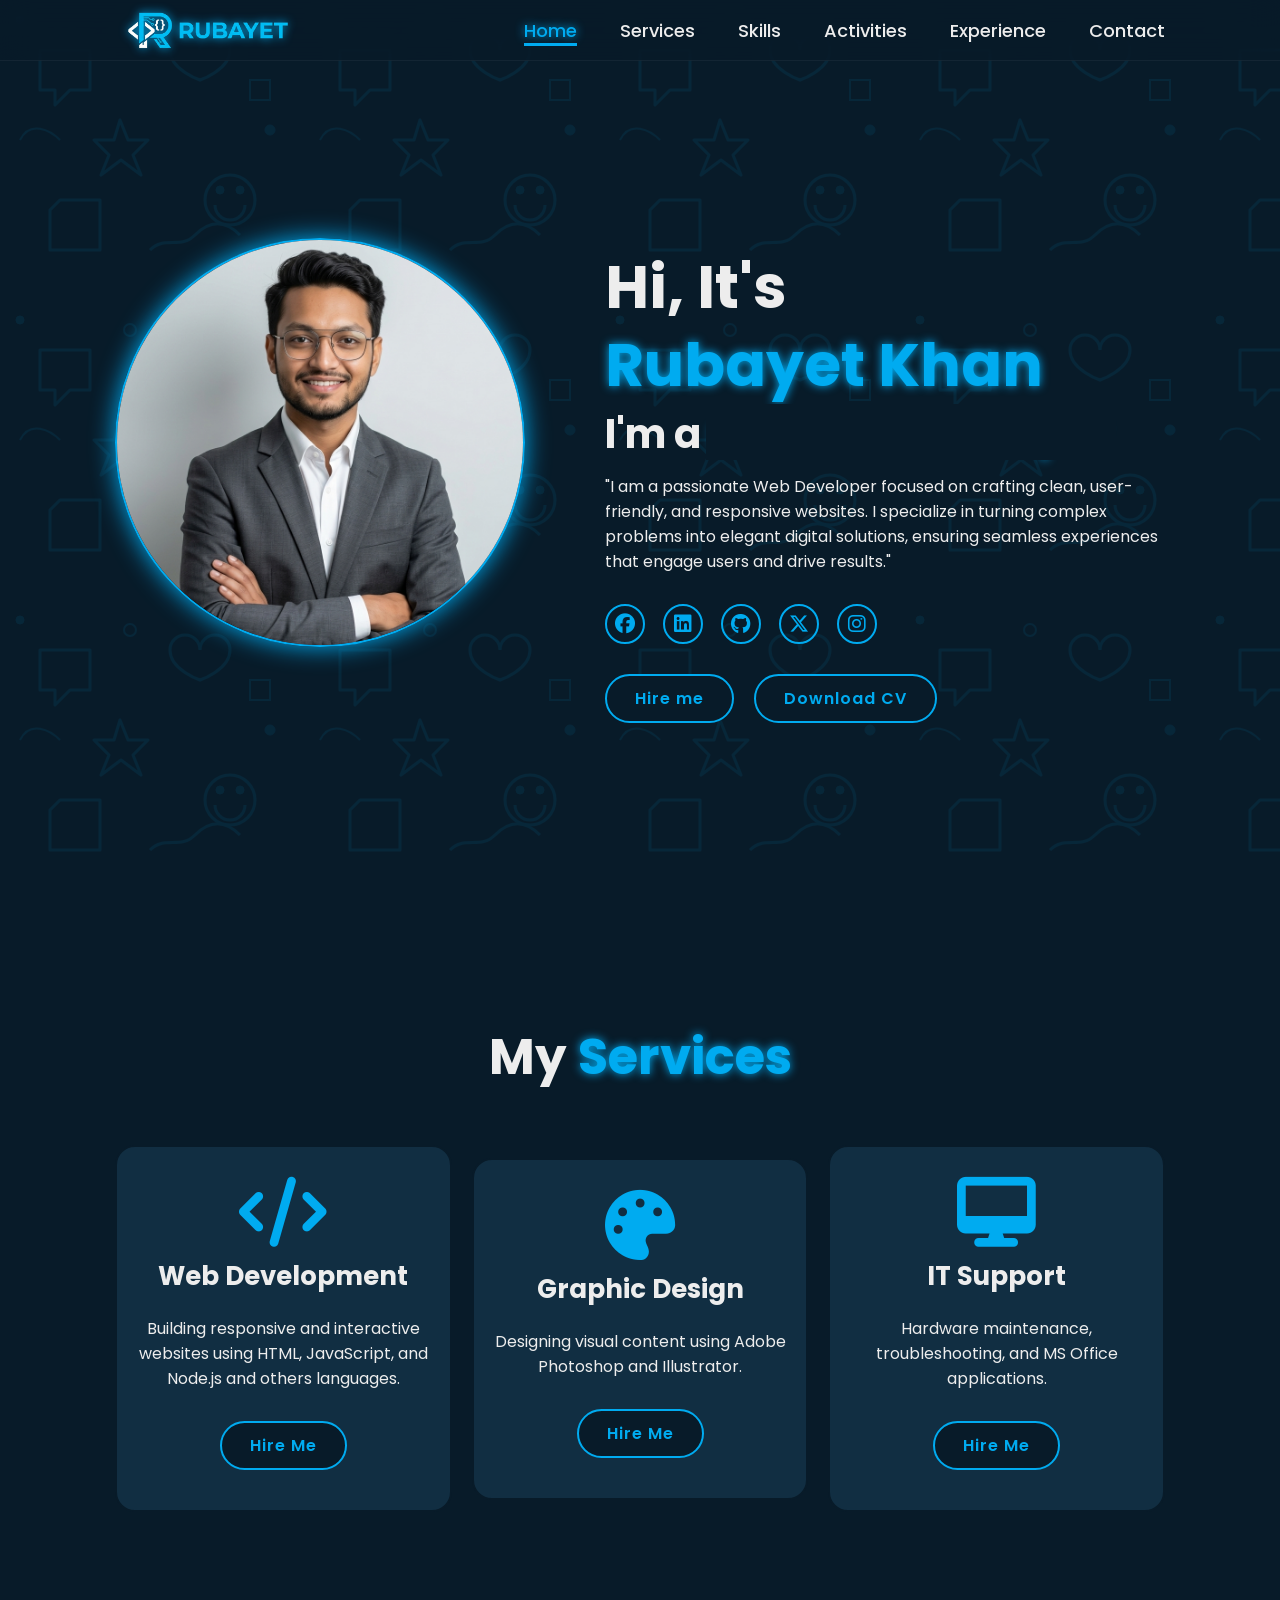
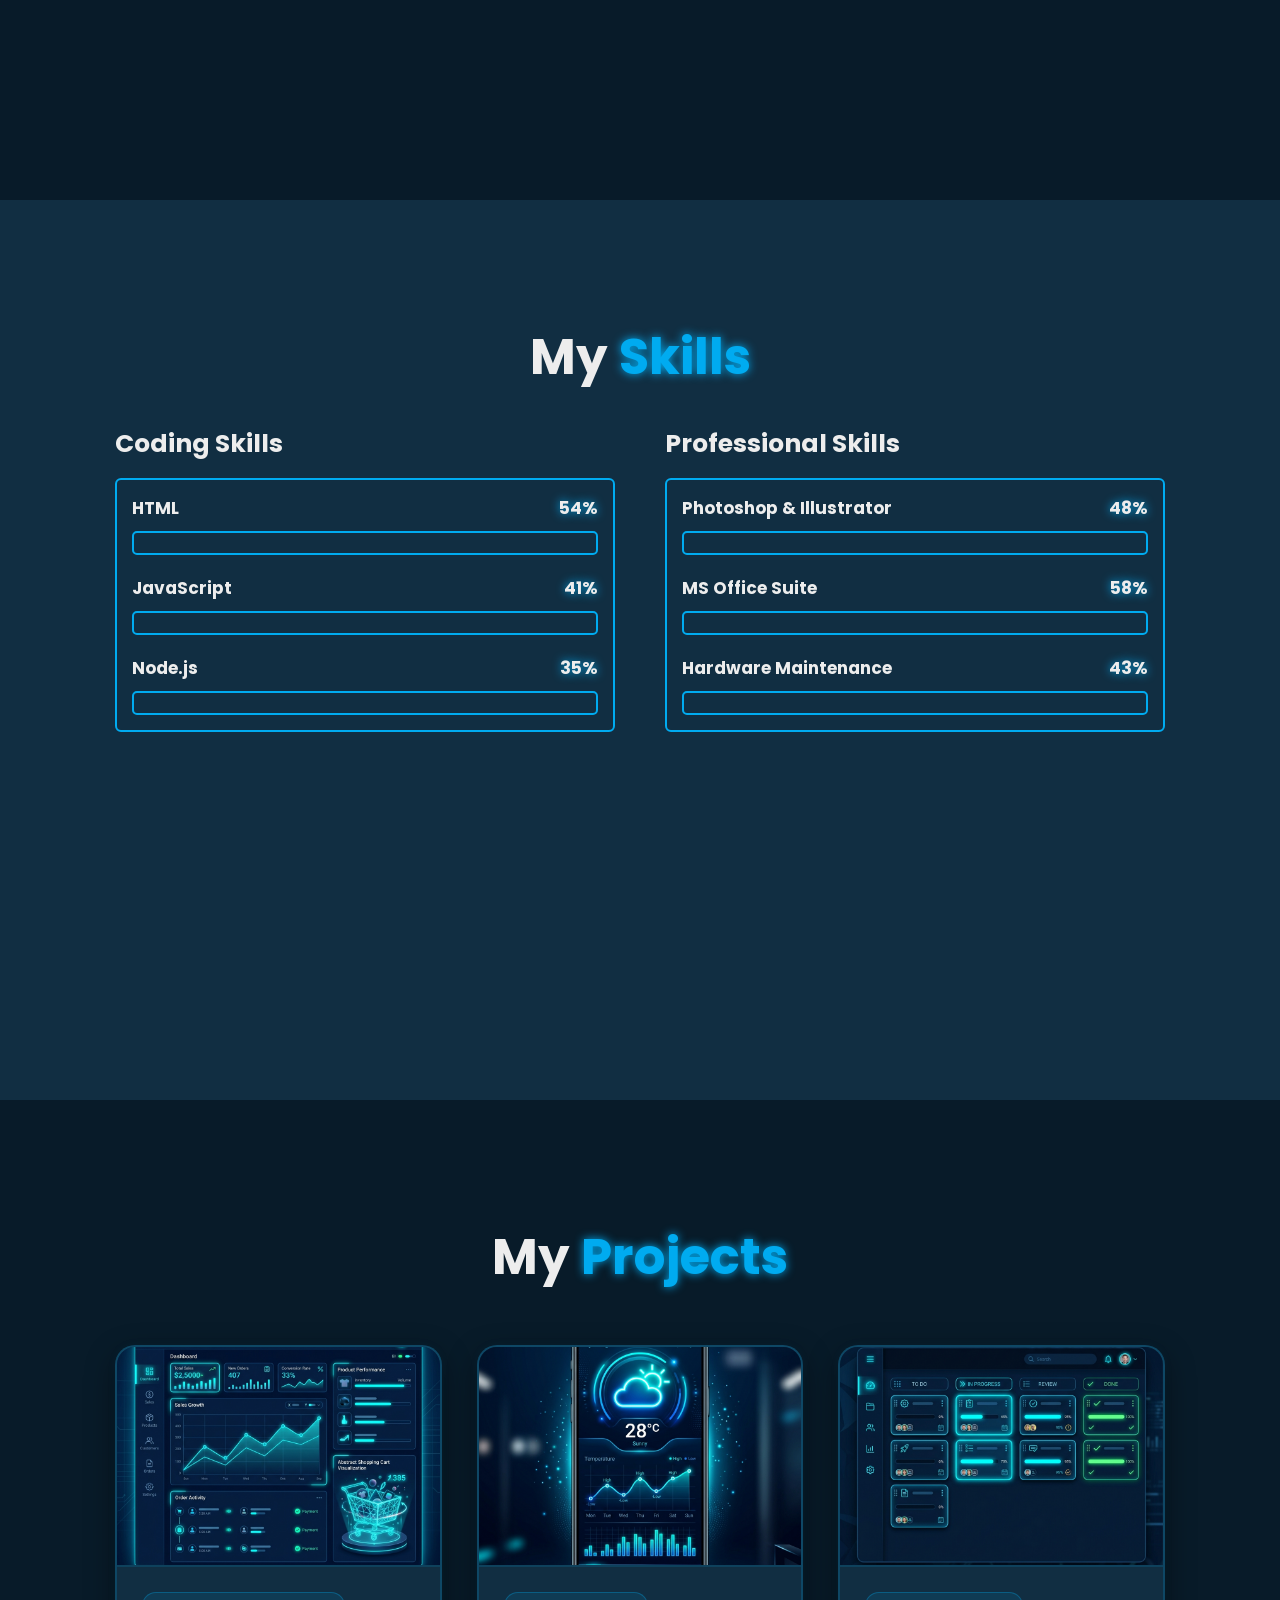
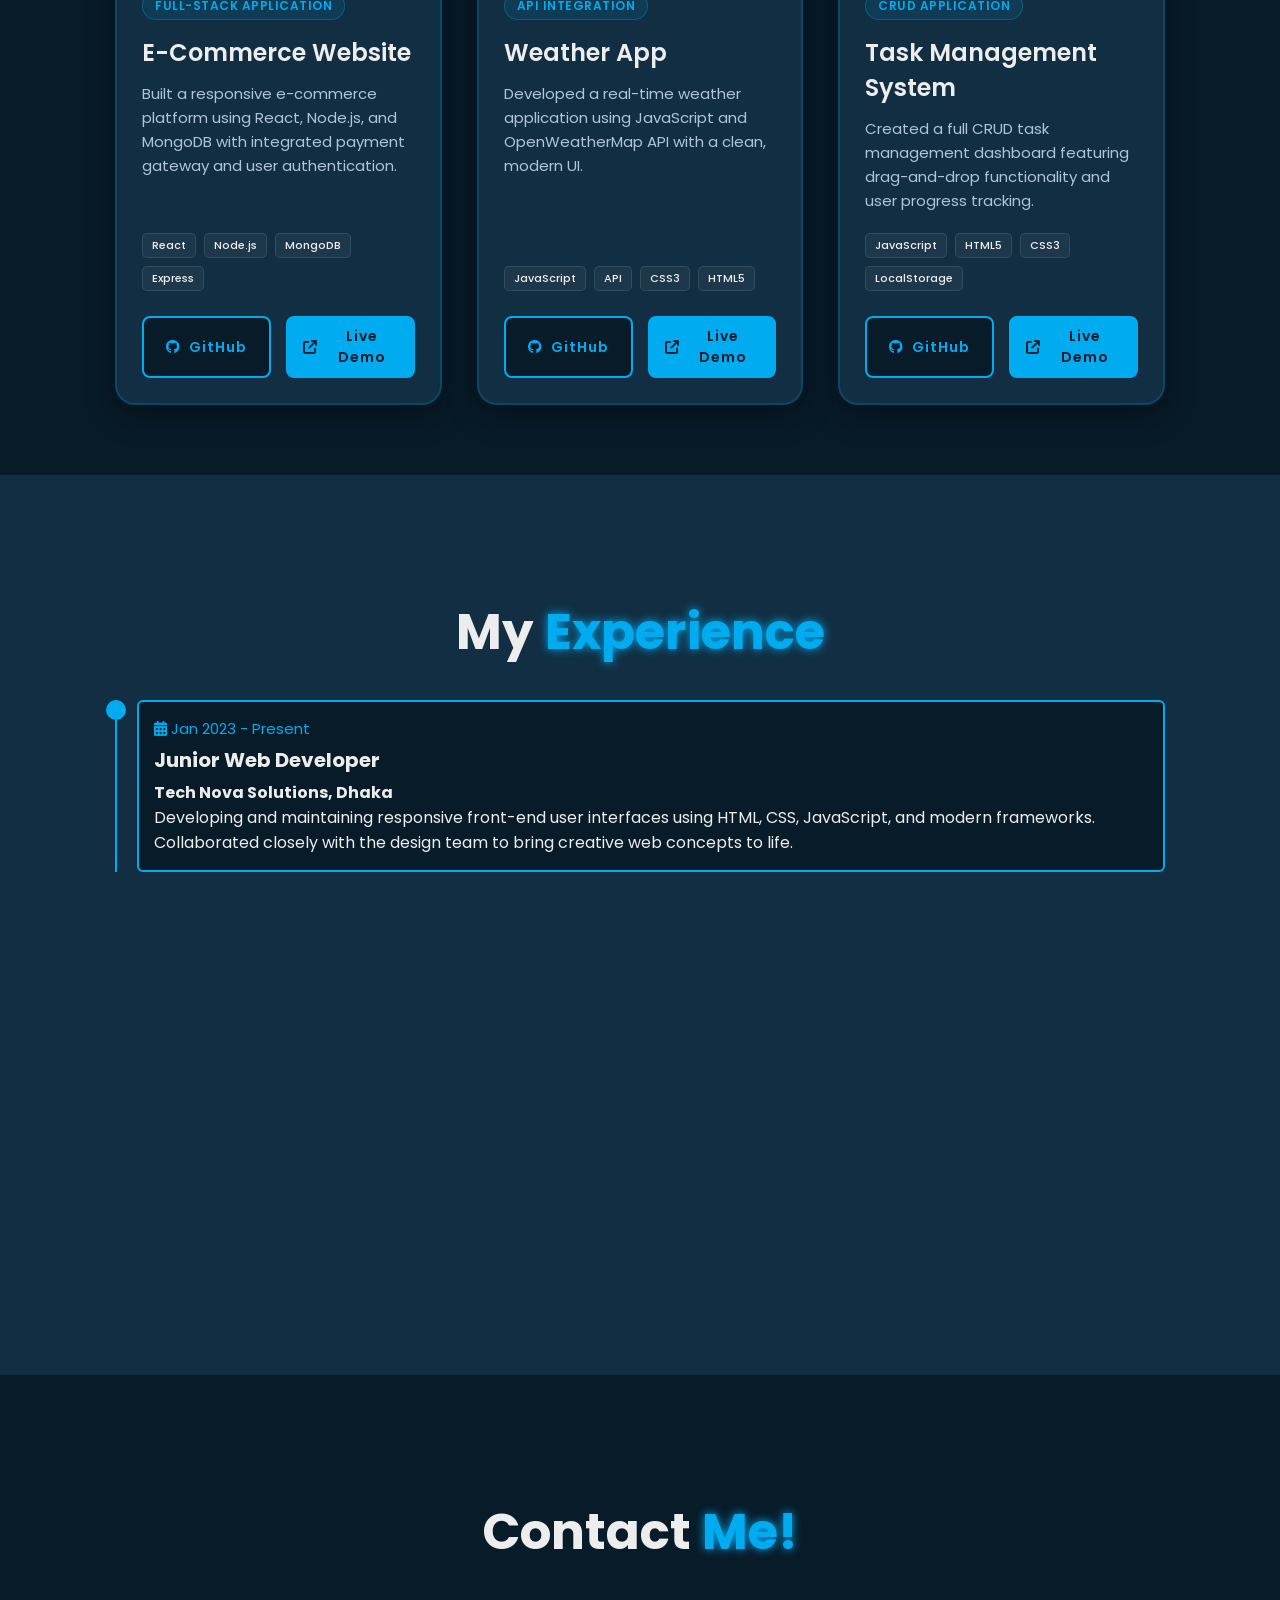
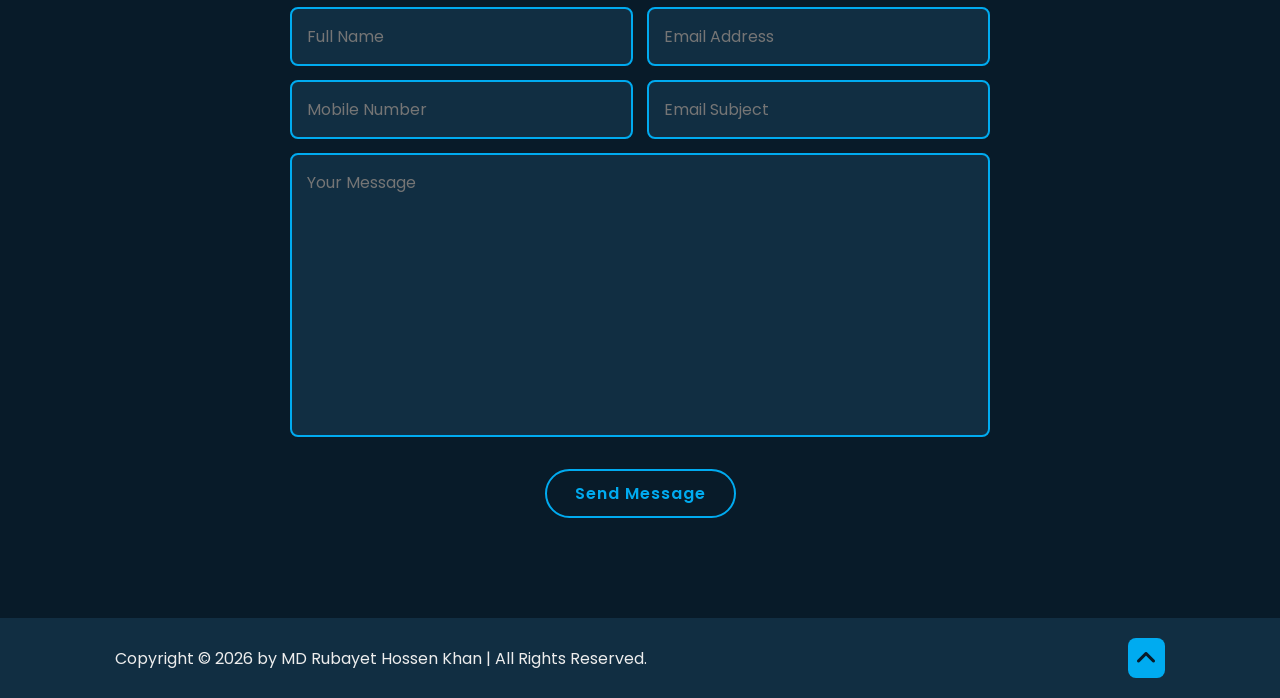
<file: index.html>
<!DOCTYPE html>
<html lang="en">

<head>
    <meta charset="UTF-8">
    <meta name="viewport" content="width=device-width, initial-scale=1.0">
    <link rel="stylesheet" href="https://cdnjs.cloudflare.com/ajax/libs/font-awesome/6.5.2/css/all.min.css">
    <link rel="stylesheet" href="style.css">
    <link rel="icon" type="image/png" href="Mini Logo image.png">
    <title>Portfolio Website</title>
</head>

<body>
    <header>
        <a href="#" class="logo"><img src="Logo image.png" alt="Rubayet"></a>

        <nav>
            <a href="#home" class="active"> Home</a>
            <a href="#services">Services</a>
            <a href="#skills">Skills</a>
            <a href="Others-Activities/index.html">Activities</a>
            <a href="#experience">Experience</a>
            <a href="#contact">Contact</a>
        </nav>
    </header>
    <section class="home" id="home">
        <div class="home-img">
            <img src="main.PNG" alt="Rubayet Khan">
        </div>
        <div class="home-content">
            <h1>Hi, It's <br><span>Rubayet Khan</span></h1>
            <h3 class="typing-text">I'm a <span></span></h3>
            <p>"I am a passionate Web Developer focused on crafting clean, user-friendly, and responsive websites. I
                specialize in turning complex problems into elegant digital solutions, ensuring seamless experiences
                that engage users and drive results."</p>
            <div class="social-icons">
                <a href="https://www.facebook.com/mdrubayetkhan.khan.5" target="_blank"><i
                        class="fa-brands fa-facebook"></i></a>
                <a href="https://www.linkedin.com/in/rubayet-khan-7339552a4" target="_blank"><i
                        class="fa-brands fa-linkedin"></i></a>
                <a href="https://github.com/rubayet9" target="_blank"><i class="fa-brands fa-github"></i></a>
                <a href="#"><i class="fa-brands fa-x-twitter"></i></a>
                <a href="https://www.instagram.com/mdrubayetkhan.khan.5/" target="_blank"><i
                        class="fa-brands fa-instagram"></i></a>
            </div>
            <div class="btn-box">
                <a href="#contact" class="btn">Hire me</a>
                <a href="Rubayet Khan cv n.pdf" download class="btn">Download CV</a>
            </div>
        </div>
    </section>

    <section class="services" id="services">
        <h2 class="heading">My <span>Services</span></h2>
        <div class="services-container">
            <div class="service-box">
                <i class="fa-solid fa-code"></i>
                <h3>Web Development</h3>
                <p>Building responsive and interactive websites using HTML, JavaScript, and Node.js and others
                    languages.</p>
                <a href="#contact" class="btn">Hire Me</a>
            </div>
            <div class="service-box">
                <i class="fa-solid fa-palette"></i>
                <h3>Graphic Design</h3>
                <p>Designing visual content using Adobe Photoshop and Illustrator.</p>
                <a href="#contact" class="btn">Hire Me</a>
            </div>
            <div class="service-box">
                <i class="fa-solid fa-desktop"></i>
                <h3>IT Support</h3>
                <p>Hardware maintenance, troubleshooting, and MS Office applications.</p>
                <a href="#contact" class="btn">Hire Me</a>
            </div>
        </div>
    </section>

    <section class="skills" id="skills">
        <h2 class="heading">My <span>Skills</span></h2>
        <div class="skills-row">
            <div class="skills-column">
                <h3 class="title">Coding Skills</h3>
                <div class="skills-box">
                    <div class="skills-content">
                        <div class="progress">
                            <h3>HTML <span data-percent="90">0%</span></h3>
                            <div class="bar"><span></span></div>
                        </div>
                        <div class="progress">
                            <h3>JavaScript <span data-percent="70">0%</span></h3>
                            <div class="bar"><span></span></div>
                        </div>
                        <div class="progress">
                            <h3>Node.js <span data-percent="60">0%</span></h3>
                            <div class="bar"><span></span></div>
                        </div>
                    </div>
                </div>
            </div>

            <div class="skills-column">
                <h3 class="title">Professional Skills</h3>
                <div class="skills-box">
                    <div class="skills-content">
                        <div class="progress">
                            <h3>Photoshop & Illustrator <span data-percent="80">0%</span></h3>
                            <div class="bar"><span></span></div>
                        </div>
                        <div class="progress">
                            <h3>MS Office Suite <span data-percent="95">0%</span></h3>
                            <div class="bar"><span></span></div>
                        </div>
                        <div class="progress">
                            <h3>Hardware Maintenance <span data-percent="75">0%</span></h3>
                            <div class="bar"><span></span></div>
                        </div>
                    </div>
                </div>
            </div>
        </div>
    </section>

    <section class="projects" id="projects">
        <h2 class="heading">My <span>Projects</span></h2>
        <div class="projects-container">
            <div class="project-card">
                <div class="project-img-box">
                    <img src="project_ecommerce.png" alt="E-Commerce Website">
                </div>
                <div class="project-card-content">
                    <span class="project-badge">Full-Stack Application</span>
                    <h3>E-Commerce Website</h3>
                    <p>Built a responsive e-commerce platform using React, Node.js, and MongoDB with integrated payment
                        gateway and user authentication.</p>
                    <div class="project-tags">
                        <span>React</span>
                        <span>Node.js</span>
                        <span>MongoDB</span>
                        <span>Express</span>
                    </div>
                    <div class="project-links">
                        <a href="https://github.com/rubayet9" target="_blank" class="btn"><i
                                class="fa-brands fa-github"></i> GitHub</a>
                        <a href="#" class="btn btn-demo"><i class="fa-solid fa-arrow-up-right-from-square"></i> Live
                            Demo</a>
                    </div>
                </div>
            </div>

            <div class="project-card">
                <div class="project-img-box">
                    <img src="project_weather.png" alt="Weather App">
                </div>
                <div class="project-card-content">
                    <span class="project-badge">API Integration</span>
                    <h3>Weather App</h3>
                    <p>Developed a real-time weather application using JavaScript and OpenWeatherMap API with a clean,
                        modern UI.</p>
                    <div class="project-tags">
                        <span>JavaScript</span>
                        <span>API</span>
                        <span>CSS3</span>
                        <span>HTML5</span>
                    </div>
                    <div class="project-links">
                        <a href="https://github.com/rubayet9" target="_blank" class="btn"><i
                                class="fa-brands fa-github"></i> GitHub</a>
                        <a href="#" class="btn btn-demo"><i class="fa-solid fa-arrow-up-right-from-square"></i> Live
                            Demo</a>
                    </div>
                </div>
            </div>

            <div class="project-card">
                <div class="project-img-box">
                    <img src="project_todo.png" alt="Task Management System">
                </div>
                <div class="project-card-content">
                    <span class="project-badge">CRUD Application</span>
                    <h3>Task Management System</h3>
                    <p>Created a full CRUD task management dashboard featuring drag-and-drop functionality and user
                        progress tracking.</p>
                    <div class="project-tags">
                        <span>JavaScript</span>
                        <span>HTML5</span>
                        <span>CSS3</span>
                        <span>LocalStorage</span>
                    </div>
                    <div class="project-links">
                        <a href="https://github.com/rubayet9" target="_blank" class="btn"><i
                                class="fa-brands fa-github"></i> GitHub</a>
                        <a href="#" class="btn btn-demo"><i class="fa-solid fa-arrow-up-right-from-square"></i> Live
                            Demo</a>
                    </div>
                </div>
            </div>
        </div>
    </section>

    <section class="experience" id="experience">
        <h2 class="heading">My <span>Experience</span></h2>
        <div class="experience-row">
            <div class="experience-column">
                <div class="experience-box">
                    <div class="experience-content">
                        <div class="content">
                            <div class="year"><i class="fa-solid fa-calendar-days"></i> Jan 2023 - Present</div>
                            <h3>Junior Web Developer</h3>
                            <p><strong>Tech Nova Solutions, Dhaka</strong> <br> Developing and maintaining responsive
                                front-end user interfaces using HTML, CSS, JavaScript, and modern frameworks.
                                Collaborated closely with the design team to bring creative web concepts to life.</p>
                        </div>
                    </div>
                </div>
            </div>
        </div>
    </section>

    <section class="contact" id="contact">
        <h2 class="heading">Contact <span>Me!</span></h2>
        <form id="contact-form" action="https://formsubmit.co/rubayetfivermail@gmail.com" method="POST">
            <div class="input-box">
                <input type="text" name="name" placeholder="Full Name" required>
                <input type="email" name="email" placeholder="Email Address" required>
            </div>
            <div class="input-box">
                <input type="text" name="phone" placeholder="Mobile Number">
                <input type="text" name="_subject" placeholder="Email Subject">
            </div>
            <textarea name="message" id="" cols="30" rows="10" placeholder="Your Message" required></textarea>
            <input type="hidden" name="_captcha" value="false">
            <input type="submit" value="Send Message" class="btn">
        </form>
    </section>

    <footer class="footer">
        <div class="footer-text">
            <p>Copyright &copy; 2026 by MD Rubayet Hossen Khan | All Rights Reserved.</p>
        </div>
        <div class="footer-iconTop">
            <a href="#home"><i class="fa-solid fa-angle-up"></i></a>
        </div>
    </footer>

    <!-- Popup Notification -->
    <div class="popup-box" id="popup">
        <i class="fa-solid fa-circle-check"></i>
        <h2>Message Sent!</h2>
        <p>Thank you for reaching out. I will get back to you soon.</p>
        <button type="button" class="btn" onclick="closePopup()">OK</button>
    </div>

    <script>
        let sections = document.querySelectorAll('section');
        let navLinks = document.querySelectorAll('header nav a');

        // Mobile Menu Toggle using Logo
        let menuIcon = document.querySelector('.logo');
        let navbar = document.querySelector('header nav');

        menuIcon.addEventListener('click', (e) => {
            e.preventDefault();
            navbar.classList.toggle('active');
        });

        // Close mobile menu when a nav link is clicked
        navLinks.forEach(link => {
            link.addEventListener('click', () => {
                navbar.classList.remove('active');
            });
        });

        window.onscroll = () => {
            sections.forEach(sec => {
                let top = window.scrollY;
                let offset = sec.offsetTop - 150;
                let height = sec.offsetHeight;
                let id = sec.getAttribute('id');

                if (top >= offset && top < offset + height) {
                    navLinks.forEach(links => {
                        links.classList.remove('active');
                        document.querySelector('header nav a[href*=' + id + ']').classList.add('active');
                    });

                    if (!sec.classList.contains('show-animate')) {
                        sec.classList.add('show-animate');

                        if (id === 'skills') {
                            let progressSpans = sec.querySelectorAll('.progress h3 span');
                            progressSpans.forEach(span => {
                                let target = parseInt(span.getAttribute('data-percent'));
                                let count = 0;
                                let duration = 1500; // Match CSS transition duration
                                let interval = duration / target;

                                let counter = setInterval(() => {
                                    count++;
                                    span.textContent = count + '%';
                                    if (count >= target) {
                                        clearInterval(counter);
                                    }
                                }, interval);
                            });
                        }
                    }
                } else {
                    if (sec.classList.contains('show-animate')) {
                        sec.classList.remove('show-animate');

                        if (id === 'skills') {
                            let progressSpans = sec.querySelectorAll('.progress h3 span');
                            progressSpans.forEach(span => {
                                span.textContent = '0%';
                            });
                        }
                    }
                }
            });
        };

        // Form Submission and Popup Logic
        const contactForm = document.getElementById('contact-form');
        const popup = document.getElementById('popup');

        contactForm.addEventListener('submit', function (e) {
            e.preventDefault(); // Prevent page redirection

            const formData = new FormData(contactForm);

            fetch("https://formsubmit.co/ajax/rubayetfivermail@gmail.com", {
                method: "POST",
                body: formData
            })
                .then(response => response.json())
                .then(data => {
                    if (data.success) {
                        contactForm.reset(); // Clear the form
                        popup.classList.add("open-popup"); // Show popup
                    } else {
                        alert("Something went wrong. Please try again.");
                    }
                })
                .catch(error => {
                    alert("Error sending message. Please check your internet connection.");
                });
        });

        function closePopup() {
            popup.classList.remove("open-popup");
        }
    </script>
</body>

</html>
</file>
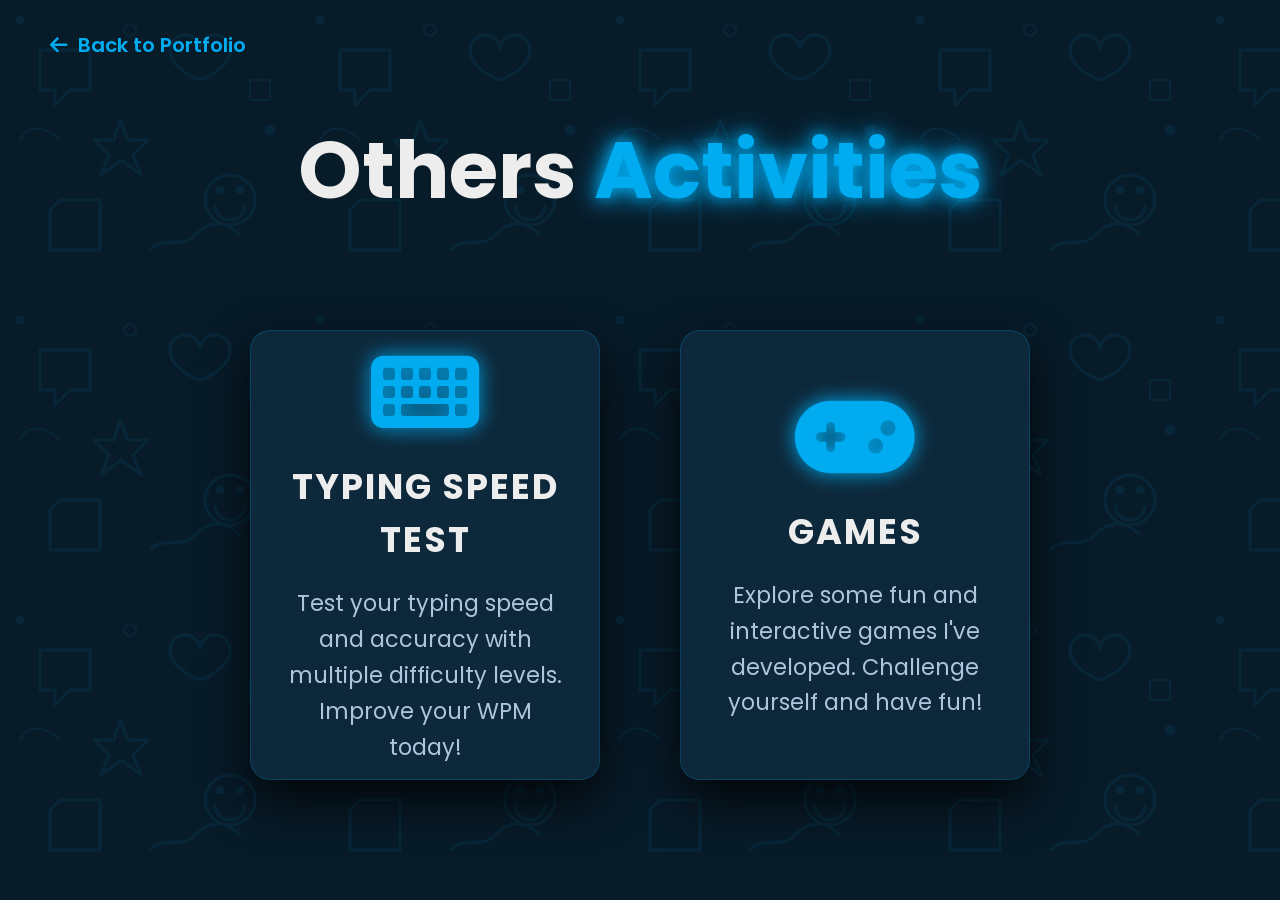
<file: Others-Activities/index.html>
<!DOCTYPE html>
<html lang="en">
<head>
    <meta charset="UTF-8">
    <meta name="viewport" content="width=device-width, initial-scale=1.0">
    <link rel="icon" type="image/png" href="../Mini Logo image.png">
    <title>Others Activities | Portfolio</title>
    <link rel="stylesheet" href="style.css">
    <link rel="stylesheet" href="https://cdnjs.cloudflare.com/ajax/libs/font-awesome/6.5.2/css/all.min.css">
</head>
<body>
    <div class="back-btn-container">
        <a href="../index.html" class="back-btn"><i class="fa-solid fa-arrow-left"></i> Back to Portfolio</a>
    </div>

    <h1 class="page-title">Others <span>Activities</span></h1>

    <div class="cards-container">
        <a href="Typing speed test/index.html" class="neon-card">
            <span></span>
            <span></span>
            <span></span>
            <span></span>
            <div class="card-content">
                <i class="fa-solid fa-keyboard icon"></i>
                <h2>Typing Speed Test</h2>
                <p>Test your typing speed and accuracy with multiple difficulty levels. Improve your WPM today!</p>
            </div>
        </a>

        <a href="Games/index.html" class="neon-card">
            <span></span>
            <span></span>
            <span></span>
            <span></span>
            <div class="card-content">
                <i class="fa-solid fa-gamepad icon"></i>
                <h2>Games</h2>
                <p>Explore some fun and interactive games I've developed. Challenge yourself and have fun!</p>
            </div>
        </a>
    </div>
</body>
</html>
</file>
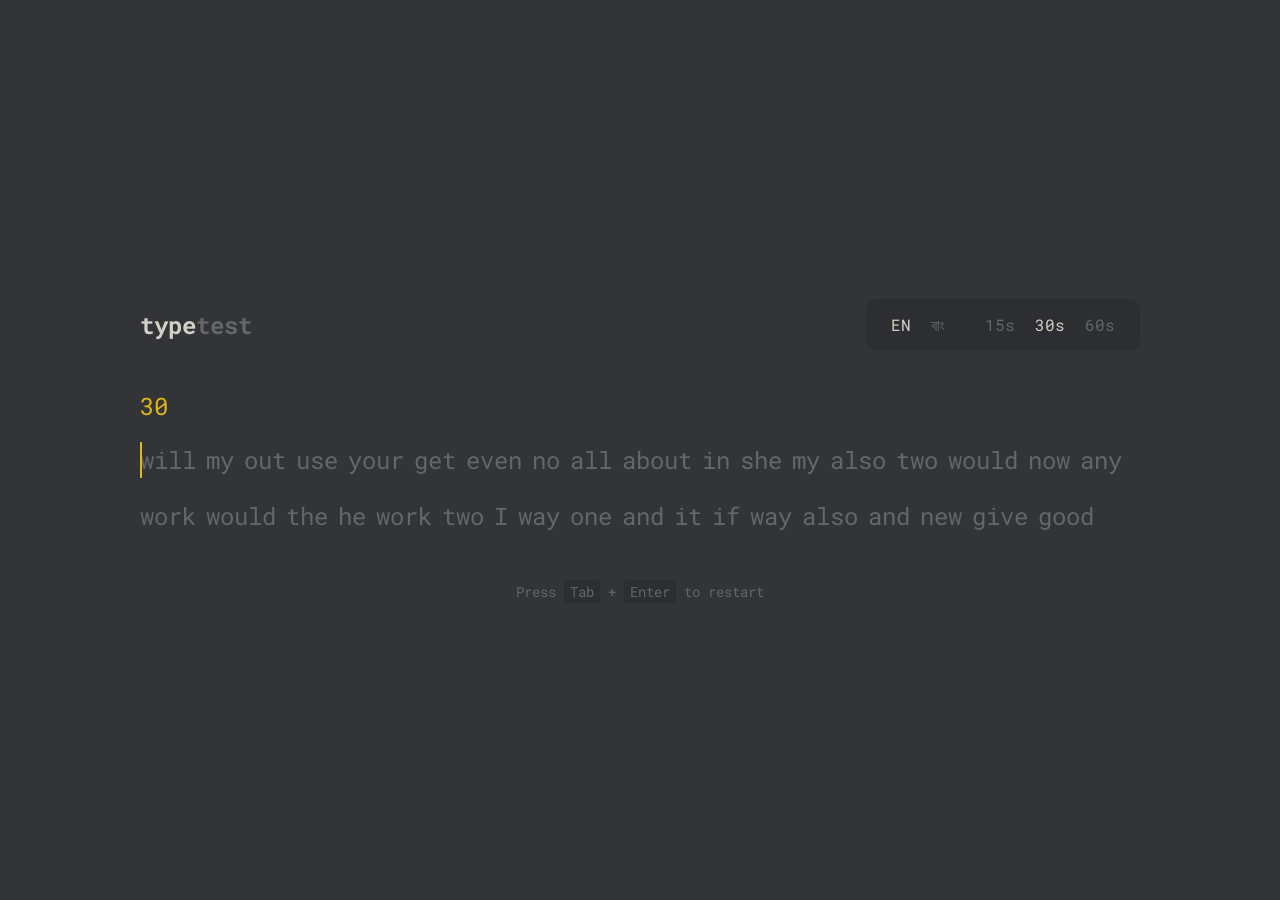
<file: Others-Activities/Typing speed test/index.html>
<!DOCTYPE html>
<html lang="en">

<head>
    <meta charset="UTF-8">
    <meta name="viewport" content="width=device-width, initial-scale=1.0">
    <link rel="icon" type="image/png" href="../../Mini Logo image.png">
    <title>Minimal Typing Test</title>
    <link rel="stylesheet" href="style.css">
    <link
        href="https://fonts.googleapis.com/css2?family=Noto+Sans+Bengali:wght@400;500&family=Roboto+Mono:wght@400;500&display=swap"
        rel="stylesheet">
</head>

<body>
    <div class="container">
        <header>
            <div class="logo">type<span>test</span></div>
            <div class="controls">
                <div class="language-selector">
                    <button class="lang-btn active" data-lang="en">EN</button>
                    <button class="lang-btn" data-lang="bn">বাং</button>
                </div>
                <div class="difficulty-selector hidden" id="difficulty-selector">
                    <button class="diff-btn active" data-diff="easy">Easy</button>
                    <button class="diff-btn" data-diff="medium">Med</button>
                    <button class="diff-btn" data-diff="hard">Hard</button>
                </div>
                <div class="time-selector">
                    <button class="time-btn" data-time="15">15s</button>
                    <button class="time-btn active" data-time="30">30s</button>
                    <button class="time-btn" data-time="60">60s</button>
                </div>
            </div>
        </header>

        <main id="typing-section">
            <div id="timer">30</div>
            <div id="words-container"></div>
            <div class="restart-hint">Press <span>Tab</span> + <span>Enter</span> to restart</div>
        </main>

        <section id="results-section" class="hidden">
            <div class="stats">
                <div class="stat-box">
                    <div class="stat-title">WPM</div>
                    <div class="stat-value" id="wpm-value">0</div>
                </div>
                <div class="stat-box">
                    <div class="stat-title">Accuracy</div>
                    <div class="stat-value" id="acc-value">0%</div>
                </div>
                <div class="stat-box">
                    <div class="stat-title">Keystrokes</div>
                    <div class="stat-value" id="key-value"><span class="correct-text">0</span> | <span
                            class="incorrect-text">0</span></div>
                </div>
            </div>
            <button id="restart-btn" class="restart-btn">Restart Test</button>
        </section>
    </div>

    <script src="script.js"></script>
</body>

</html>
</file>
<file: style.css>
@import url('https://fonts.googleapis.com/css2?family=Poppins:wght@100;200;300;400;500;600&display=swap');
@import url('https://fonts.googleapis.com/css2?family=Dancing+Script:wght@700&display=swap');

:root {
    --bg-color: #081b29;
    --second-bg-color: #112e42;
    --text-color: #ededed;
    --main-color: #00abf0;
}

* {
    margin: 0;
    padding: 0;
    box-sizing: border-box;
    text-decoration: none;
    border: none;
    outline: none;
    font-family: 'Poppins', sans-serif;
}

html {
    font-size: 62.5%;
    scroll-behavior: smooth;
}

body {
    width: 100%;
    height: 100vh;
    overflow-x: hidden;
    background-color: var(--bg-color);
    color: var(--text-color);
}

header {
    position: fixed;
    top: 0;
    left: 0;
    width: 100%;
    padding: 1rem 9%; /* Reduced padding to keep header perfectly sized */
    background: rgba(8, 27, 41, 0.7);
    backdrop-filter: blur(15px);
    border-bottom: 1px solid rgba(255, 255, 255, 0.05);
    display: flex;
    justify-content: space-between;
    align-items: center;
    z-index: 100;
}

.logo {
    display: flex;
    align-items: center;
    cursor: pointer;
}

.logo img {
    height: 4rem; /* Standard logo height */
    width: auto;
    filter: drop-shadow(0 0 5px var(--main-color));
    transition: 0.3s;
}

.logo:hover img {
    filter: brightness(1.2) drop-shadow(0 0 20px var(--main-color));
}

nav a {
    font-size: 1.8rem;
    color: var(--text-color);
    margin-left: 4rem;
    font-weight: 500;
    transition: 0.3s ease;
    border-bottom: 3px solid transparent;
}

nav a:hover,
nav a.active {
    color: var(--main-color);
    border-bottom: 3px solid var(--main-color);
    text-shadow: 0 0 10px var(--main-color);
}

@media(max-width:995px) {
    nav {
        position: absolute;
        display: none;
        top: 100%;
        right: 0;
        width: 40%;
        border-left: 3px solid var(--main-color);
        border-bottom: 3px solid var(--main-color);
        border-bottom-left-radius: 2rem;
        padding: 1rem 2rem;
        background-color: var(--second-bg-color);
        border-top: 0.1rem solid rgba(0, 0, 0, 0.1);
    }

    nav.active {
        display: block;
    }

    nav a {
        display: block;
        font-size: 2rem;
        margin: 3rem 0;
    }

    nav a:hover,
    nav a.active {
        padding: 1rem;
        border-radius: 0.5rem;
        border-bottom: 0.5rem solid var(--main-color);
    }
}

section {
    min-height: 100vh;
    padding: 12rem 9% 5rem;
}

.home {
    display: flex;
    justify-content: center;
    align-items: center;
    gap: 8rem;
    background-color: var(--bg-color);
}

.home .home-content h1 {
    font-size: 6rem;
    font-weight: 700;
    line-height: 1.3;
}

span {
    color: var(--main-color);
    text-shadow: 0 0 10px var(--main-color);
}

.home-content h3 {
    font-size: 4rem;
    margin-bottom: 1rem;
    font-weight: 700;
}

.home-content p {
    font-size: 1.6rem;
}

.home-img {
    display: flex;
    justify-content: center;
    align-items: center;
}

.home-img img {
    position: relative;
    margin-top: -8.5rem;
    width: 32vw;
    max-width: 450px;
    min-width: 250px;
    aspect-ratio: 1 / 1;
    object-fit: cover;
    object-position: 50% 30%;
    border-radius: 50%;
    box-shadow: 0 0 25px var(--main-color);
    border: 2px solid var(--main-color);
    cursor: pointer;
    transition: 0.4s ease;
}

.home-img img:hover {
    box-shadow: 0 0 50px var(--main-color), 0 0 100px var(--main-color);
    transform: scale(1.05);
}

.social-icons a {
    display: inline-flex;
    justify-content: center;
    align-items: center;
    width: 4rem;
    height: 4rem;
    background-color: transparent;
    border: 0.2rem solid var(--main-color);
    font-size: 2rem;
    border-radius: 50%;
    margin: 3rem 1.5rem 3rem 0;
    transition: 0.3s ease;
    color: var(--main-color);
}

.social-icons a:hover {
    color: var(--bg-color);
    transform: scale(1.1) translateY(-5px);
    background-color: var(--main-color);
    box-shadow: 0 0 25px var(--main-color);
}

.btn {
    display: inline-block;
    padding: 1rem 2.8rem;
    background-color: var(--bg-color);
    border-radius: 4rem;
    font-size: 1.6rem;
    color: var(--main-color);
    letter-spacing: 0.1rem;
    font-weight: 600;
    border: 2px solid var(--main-color);
    transition: 0.3s ease;
    cursor: pointer;
    box-shadow: 0 0 10px transparent;
}

.btn:hover {
    transform: scale(1.05);
    background-color: var(--main-color);
    color: var(--bg-color);
    box-shadow: 0 0 25px var(--main-color);
}

.btn-box {
    display: flex;
    gap: 2rem;
    flex-wrap: wrap;
}

.typing-text {
    font-size: 34px;
    font-weight: 600;
    min-width: 280px;
}

.typing-text span {
    position: relative;
}

.typing-text span::before {
    content: "software Developer";
    color: var(--main-color);
    animation: words 20s infinite;
}

.typing-text span::after {
    content: "";
    background-color: var(--bg-color);
    position: absolute;
    width: calc(100% + 8px);
    height: 100%;
    border-left: 3px solid var(--bg-color);
    right: -8px;
    animation: cursor 0.6s infinite, typing 20s steps(14) infinite;
}

@keyframes cursor {
    to {
        border-left: 3px solid var(--main-color);
    }
}

@keyframes typing {
    0%, 5%, 20%, 25%, 40%, 45%, 60%, 65%, 80%, 85%, 100% {
        width: calc(100% + 8px);
    }
    10%, 15%, 30%, 35%, 50%, 55%, 70%, 75%, 90%, 95% {
        width: 0;
    }
}

@keyframes words {

    0%,
    20% {
        content: "Web Developer";
    }

    21%,
    40% {
        content: "Developer";
    }

    41%,
    60% {
        content: "Web Designer";
    }

    61%,
    80% {
        content: "Youtuber";
    }

    81%,
    100% {
        content: "Script Writer";
    }
}

@media (max-width: 1000px) {
    .home {
        gap: 4rem;
    }
}

@media(max-width:995px) {
    .home {
        flex-direction: column;
        margin: 5rem 4rem;
    }

    .home .home-content h3 {
        font-size: 2.5rem;
    }

    .home-content h1 {
        font-size: 5rem;
    }

    .home-img img {
        width: 70vw;
        margin-top: 4rem;
    }
}

/* Global heading */
.heading {
    text-align: center;
    font-size: 5rem;
    margin-bottom: 3rem;
}

/* Services */
.services h2 {
    margin-bottom: 5rem;
}
.services-container {
    display: flex;
    justify-content: center;
    align-items: center;
    flex-wrap: wrap;
    gap: 2rem;
}
.services-container .service-box {
    flex: 1 1 30rem;
    background: var(--second-bg-color);
    padding: 3rem 2rem 4rem;
    border-radius: 2rem;
    text-align: center;
    border: .2rem solid var(--bg-color);
    transition: .5s ease;
}
.services-container .service-box:hover {
    border-color: var(--main-color);
    transform: scale(1.02);
}
.service-box i {
    font-size: 7rem;
    color: var(--main-color);
}
.service-box h3 {
    font-size: 2.6rem;
    padding: 1rem 0;
}
.service-box p {
    font-size: 1.6rem;
    margin: 1rem 0 3rem;
}

/* Skills */
.skills {
    background: var(--second-bg-color);
}
.skills-row {
    display: flex;
    flex-wrap: wrap;
    gap: 5rem;
}
.skills-column {
    flex: 1 1 40rem;
}
.skills-column .title {
    font-size: 2.5rem;
    margin: 0 0 1.5rem;
}
.skills-box .skills-content {
    position: relative;
    border: .2rem solid var(--main-color);
    border-radius: .6rem;
    padding: .5rem 1.5rem;
    z-index: 1;
    overflow: hidden;
}
.skills-box .skills-content::before {
    content: '';
    position: absolute;
    top: 0;
    left: 0;
    width: 0;
    height: 100%;
    background: var(--bg-color);
    z-index: -1;
    transition: .5s ease;
}
.skills-box .skills-content:hover::before {
    width: 100%;
}
.skills-content .progress {
    padding: 1rem 0;
}
.skills-content .progress h3 {
    font-size: 1.7rem;
    display: flex;
    justify-content: space-between;
}
.skills-content .progress h3 span {
    color: var(--text-color);
}
.skills-content .progress .bar {
    margin-top: 1rem;
    padding: .5rem;
    border-radius: .5rem;
    border: .2rem solid var(--main-color);
}
.skills-content .progress .bar span {
    display: block;
    height: 1rem;
    border-radius: .3rem;
    background: var(--main-color);
    width: 0;
    transition: width 1.5s ease-in-out;
}

/* Let's set some widths for the skill bars */
.skills.show-animate .skills-column:nth-child(1) .progress:nth-child(1) .bar span { width: 90%; }
.skills.show-animate .skills-column:nth-child(1) .progress:nth-child(2) .bar span { width: 70%; }
.skills.show-animate .skills-column:nth-child(1) .progress:nth-child(3) .bar span { width: 60%; }
.skills.show-animate .skills-column:nth-child(2) .progress:nth-child(1) .bar span { width: 80%; }
.skills.show-animate .skills-column:nth-child(2) .progress:nth-child(2) .bar span { width: 95%; }
.skills.show-animate .skills-column:nth-child(2) .progress:nth-child(3) .bar span { width: 75%; }

/* Experience Timeline style */
.experience {
    background: var(--second-bg-color);
}
.experience-row {
    display: flex;
    flex-wrap: wrap;
    gap: 5rem;
    justify-content: center;
}
.experience-column {
    flex: 1 1 40rem;
}
.experience-box {
    border-left: .2rem solid var(--main-color);
}
.experience-content {
    position: relative;
    padding-left: 2rem;
}
.experience-content::before {
    content: '';
    position: absolute;
    top: 0;
    left: -1.1rem;
    width: 2rem;
    height: 2rem;
    background: var(--main-color);
    border-radius: 50%;
}
.experience-content .content {
    position: relative;
    padding: 1.5rem;
    border: .2rem solid var(--main-color);
    border-radius: .6rem;
    margin-bottom: 2rem;
    background: var(--bg-color);
    transition: .5s ease;
}
.experience-content .content:hover {
    background: var(--main-color);
    color: var(--bg-color);
}
.experience-content .content .year {
    font-size: 1.5rem;
    color: var(--main-color);
    padding-bottom: .5rem;
}
.experience-content .content:hover .year {
    color: var(--bg-color);
}
.experience-content .content h3 {
    font-size: 2rem;
}
.experience-content .content p {
    font-size: 1.6rem;
    padding-top: .5rem;
}

/* Projects Card Layout & Neon Styles */
.projects {
    background: var(--bg-color);
}
.projects-container {
    display: grid;
    grid-template-columns: repeat(auto-fit, minmax(320px, 1fr));
    gap: 3.5rem;
    padding: 2rem 0;
}
.project-card {
    background: var(--second-bg-color);
    border: .2rem solid rgba(0, 171, 240, 0.2);
    border-radius: 2rem;
    overflow: hidden;
    transition: all .5s cubic-bezier(0.25, 0.8, 0.25, 1);
    display: flex;
    flex-direction: column;
    height: 100%;
    box-shadow: 0 10px 30px rgba(0, 0, 0, 0.4), 0 0 10px rgba(0, 171, 240, 0.05);
    position: relative;
}

/* Inner hover glow effect border */
.project-card::before {
    content: '';
    position: absolute;
    top: 0;
    left: 0;
    width: 100%;
    height: 100%;
    border-radius: 2rem;
    box-shadow: inset 0 0 20px rgba(0, 171, 240, 0);
    transition: all .5s ease;
    pointer-events: none;
    z-index: 2;
}

.project-card:hover {
    transform: translateY(-10px) scale(1.02);
    border-color: var(--main-color);
    /* Vibrant Neon glow around the card sides */
    box-shadow: 0 15px 30px rgba(0, 0, 0, 0.5), 
                0 0 20px var(--main-color), 
                0 0 40px rgba(0, 171, 240, 0.4);
}

.project-card:hover::before {
    box-shadow: inset 0 0 15px rgba(0, 171, 240, 0.3);
}

/* Image styling */
.project-img-box {
    width: 100%;
    height: 220px;
    overflow: hidden;
    border-bottom: 2px solid rgba(0, 171, 240, 0.15);
    position: relative;
}
.project-img-box img {
    width: 100%;
    height: 100%;
    object-fit: cover;
    transition: transform 0.6s ease, filter 0.6s ease;
}
.project-card:hover .project-img-box img {
    transform: scale(1.08);
    filter: brightness(1.1);
}

/* Content inside card */
.project-card-content {
    padding: 2.5rem;
    display: flex;
    flex-direction: column;
    flex-grow: 1;
}

/* Category Badge */
.project-badge {
    align-self: flex-start;
    font-size: 1.2rem;
    font-weight: 600;
    color: var(--main-color) !important;
    background: rgba(0, 171, 240, 0.1);
    border: 1px solid rgba(0, 171, 240, 0.3);
    padding: 0.4rem 1.2rem;
    border-radius: 5rem;
    margin-bottom: 1.5rem;
    letter-spacing: 0.05rem;
    text-transform: uppercase;
    text-shadow: none !important;
}

.project-card-content h3 {
    font-size: 2.4rem;
    font-weight: 600;
    color: var(--text-color);
    margin-bottom: 1.2rem;
    transition: color 0.3s;
}
.project-card:hover .project-card-content h3 {
    color: var(--main-color);
    text-shadow: 0 0 8px rgba(0, 171, 240, 0.6);
}

.project-card-content p {
    font-size: 1.5rem;
    color: #b0c4de;
    line-height: 1.6;
    margin-bottom: 2rem;
    flex-grow: 1;
}

/* Tech Tags styling */
.project-tags {
    display: flex;
    flex-wrap: wrap;
    gap: 0.8rem;
    margin-bottom: 2.5rem;
}
.project-tags span {
    font-size: 1.1rem;
    font-weight: 500;
    color: var(--text-color) !important;
    background: rgba(255, 255, 255, 0.05);
    border: 1px solid rgba(255, 255, 255, 0.1);
    padding: 0.3rem 0.9rem;
    border-radius: 0.5rem;
    transition: all 0.3s ease;
    text-shadow: none !important;
}
.project-card:hover .project-tags span {
    border-color: rgba(0, 171, 240, 0.3);
    background: rgba(0, 171, 240, 0.05);
    color: var(--main-color) !important;
}

/* Link Buttons styling */
.project-links {
    display: flex;
    gap: 1.5rem;
}
.project-links .btn {
    flex: 1;
    padding: 0.8rem 1.5rem;
    font-size: 1.4rem;
    text-align: center;
    border-radius: 0.8rem;
    display: flex;
    justify-content: center;
    align-items: center;
    gap: 0.8rem;
    box-shadow: none;
}
.project-links .btn-demo {
    background: var(--main-color);
    color: var(--bg-color);
    border-color: var(--main-color);
}
.project-links .btn-demo:hover {
    background: transparent;
    color: var(--main-color);
    box-shadow: 0 0 15px var(--main-color);
}
.project-links .btn:not(.btn-demo):hover {
    box-shadow: 0 0 15px rgba(0, 171, 240, 0.4);
}

/* Contact */
.contact {
    min-height: auto;
    padding-bottom: 7rem;
}
.contact form {
    max-width: 70rem;
    margin: 1rem auto;
    text-align: center;
    margin-bottom: 3rem;
}
.contact form .input-box {
    display: flex;
    justify-content: space-between;
    flex-wrap: wrap;
}
.contact form .input-box input, .contact form textarea {
    width: 100%;
    padding: 1.5rem;
    font-size: 1.6rem;
    color: var(--text-color);
    background: var(--second-bg-color);
    border-radius: .8rem;
    margin: .7rem 0;
    border: .2rem solid var(--main-color);
}
.contact form .input-box input {
    width: 49%;
}
.contact form textarea {
    resize: none;
}
.contact form .btn {
    margin-top: 2rem;
    cursor: pointer;
}

/* Footer */
.footer {
    display: flex;
    justify-content: space-between;
    align-items: center;
    flex-wrap: wrap;
    padding: 2rem 9%;
    background: var(--second-bg-color);
}
.footer-text p {
    font-size: 1.6rem;
}
.footer-iconTop a {
    display: inline-flex;
    justify-content: center;
    align-items: center;
    padding: .8rem;
    background: var(--main-color);
    border-radius: .8rem;
    transition: .5s ease;
}
.footer-iconTop a:hover {
    box-shadow: 0 0 1rem var(--main-color);
}
.footer-iconTop a i {
    font-size: 2.4rem;
    color: var(--bg-color);
}

@media(max-width: 768px) {
    .contact form .input-box input {
        width: 100%;
    }
}

/* Popup Notification Styling */
.popup-box {
    width: 400px;
    background: var(--second-bg-color);
    border: .2rem solid var(--main-color);
    border-radius: 1rem;
    position: fixed;
    top: 0;
    left: 50%;
    transform: translate(-50%, -50%) scale(0.1);
    text-align: center;
    padding: 3rem 2rem;
    color: var(--text-color);
    visibility: hidden;
    opacity: 0;
    transition: transform 0.4s ease, top 0.4s ease, opacity 0.4s ease;
    z-index: 1000;
    box-shadow: 0 0 20px var(--main-color);
}

.popup-box.open-popup {
    visibility: visible;
    opacity: 1;
    top: 50%;
    transform: translate(-50%, -50%) scale(1);
}

.popup-box i {
    font-size: 6rem;
    color: var(--main-color);
    margin-bottom: 2rem;
}

.popup-box h2 {
    font-size: 3rem;
    font-weight: 600;
    margin-bottom: 1rem;
}

.popup-box p {
    font-size: 1.6rem;
    margin-bottom: 3rem;
}

.popup-box .btn {
    width: 100%;
    padding: 1rem 0;
    box-shadow: none;
    display: block;
}

/* WhatsApp Unique Vector Doodle Background Overlay */
body, .home, .services, .skills, .projects, .experience, .contact, .footer {
    background-image: url("data:image/svg+xml,%3Csvg width='300' height='300' xmlns='http://www.w3.org/2000/svg'%3E%3Cg fill='%2300abf0' stroke='%2300abf0' opacity='0.08'%3E%3Cpath d='M40 50h50v40h-20l-15 15v-15h-15z' fill='none' stroke-width='3' stroke-linejoin='round'/%3E%3Cpath d='M200 50a15 15 0 0 1 30 0c0 20-30 30-30 30s-30-10-30-30a15 15 0 0 1 30 0z' fill='none' stroke-width='3'/%3E%3Ccircle cx='230' cy='200' r='25' fill='none' stroke-width='3'/%3E%3Ccircle cx='220' cy='190' r='4' fill='%2300abf0'/%3E%3Ccircle cx='240' cy='190' r='4' fill='%2300abf0'/%3E%3Cpath d='M215 205a15 15 0 0 0 30 0' fill='none' stroke-width='3'/%3E%3Cpath d='M60 200h40v50h-50v-40l10-10z' fill='none' stroke-width='3' stroke-linejoin='round'/%3E%3Cpath d='M120 120l8 20h20l-15 15 8 20-20-15-20 15 8-20-15-15h20z' fill='none' stroke-width='3' stroke-linejoin='round'/%3E%3Cpath d='M150 250c15-15 30 0 45-15s30-15 45 0' fill='none' stroke-width='3'/%3E%3Ccircle cx='20' cy='20' r='4' fill='%2300abf0'/%3E%3Ccircle cx='130' cy='30' r='6' fill='none' stroke-width='2'/%3E%3Ccircle cx='270' cy='130' r='5' fill='%2300abf0'/%3E%3Cpath d='M20 140c10-20 30-10 40 0' fill='none' stroke-width='2'/%3E%3Cpath d='M250 80h20v20h-20z' fill='none' stroke-width='2'/%3E%3C/g%3E%3C/svg%3E");
    background-size: 300px;
    background-attachment: fixed;
}
</file>
<file: Others-Activities/style.css>
@import url('https://fonts.googleapis.com/css2?family=Poppins:wght@300;400;500;600;700;800;900&display=swap');

:root {
    --bg-color: #081b29;
    --second-bg-color: #112e42;
    --text-color: #ededed;
    --main-color: #00abf0;
}

* {
    margin: 0;
    padding: 0;
    box-sizing: border-box;
    font-family: 'Poppins', sans-serif;
    text-decoration: none;
}

body {
    background-color: var(--bg-color);
    color: var(--text-color);
    min-height: 100vh;
    display: flex;
    flex-direction: column;
    align-items: center;
    overflow-x: hidden;
    /* WhatsApp Unique Vector Doodle Background Overlay matching main portfolio */
    background-image: url("data:image/svg+xml,%3Csvg width='300' height='300' xmlns='http://www.w3.org/2000/svg'%3E%3Cg fill='%2300abf0' stroke='%2300abf0' opacity='0.08'%3E%3Cpath d='M40 50h50v40h-20l-15 15v-15h-15z' fill='none' stroke-width='3' stroke-linejoin='round'/%3E%3Cpath d='M200 50a15 15 0 0 1 30 0c0 20-30 30-30 30s-30-10-30-30a15 15 0 0 1 30 0z' fill='none' stroke-width='3'/%3E%3Ccircle cx='230' cy='200' r='25' fill='none' stroke-width='3'/%3E%3Ccircle cx='220' cy='190' r='4' fill='%2300abf0'/%3E%3Ccircle cx='240' cy='190' r='4' fill='%2300abf0'/%3E%3Cpath d='M215 205a15 15 0 0 0 30 0' fill='none' stroke-width='3'/%3E%3Cpath d='M60 200h40v50h-50v-40l10-10z' fill='none' stroke-width='3' stroke-linejoin='round'/%3E%3Cpath d='M120 120l8 20h20l-15 15 8 20-20-15-20 15 8-20-15-15h20z' fill='none' stroke-width='3' stroke-linejoin='round'/%3E%3Cpath d='M150 250c15-15 30 0 45-15s30-15 45 0' fill='none' stroke-width='3'/%3E%3Ccircle cx='20' cy='20' r='4' fill='%2300abf0'/%3E%3Ccircle cx='130' cy='30' r='6' fill='none' stroke-width='2'/%3E%3Ccircle cx='270' cy='130' r='5' fill='%2300abf0'/%3E%3Cpath d='M20 140c10-20 30-10 40 0' fill='none' stroke-width='2'/%3E%3Cpath d='M250 80h20v20h-20z' fill='none' stroke-width='2'/%3E%3C/g%3E%3C/svg%3E");
    background-size: 300px;
    background-attachment: fixed;
}

.back-btn-container {
    width: 100%;
    padding: 30px 50px;
    display: flex;
    justify-content: flex-start;
}

.back-btn {
    color: var(--main-color);
    font-size: 20px;
    font-weight: 600;
    display: flex;
    align-items: center;
    gap: 10px;
    transition: 0.3s;
}

.back-btn:hover {
    color: var(--text-color);
    text-shadow: 0 0 10px var(--main-color), 0 0 20px var(--main-color);
    transform: translateX(-5px);
}

.page-title {
    font-size: 5rem;
    margin-top: 20px;
    margin-bottom: 80px;
    text-align: center;
    color: var(--text-color);
}

.page-title span {
    color: var(--main-color);
    text-shadow: 0 0 15px var(--main-color), 0 0 30px var(--main-color);
}

.cards-container {
    display: flex;
    justify-content: center;
    align-items: center;
    gap: 80px;
    flex-wrap: wrap;
    padding: 20px;
    perspective: 1500px;
}

/* Unique 3D Neon Card Style */
.neon-card {
    position: relative;
    width: 350px;
    height: 450px;
    background: rgba(17, 46, 66, 0.7);
    border-radius: 20px;
    display: flex;
    justify-content: center;
    align-items: center;
    overflow: hidden;
    transition: 0.5s ease;
    transform-style: preserve-3d;
    box-shadow: 0 20px 50px rgba(0, 0, 0, 0.8);
    backdrop-filter: blur(5px);
    border: 1px solid rgba(0, 171, 240, 0.2);
}

.neon-card:hover {
    transform: translateY(-20px) rotateX(15deg) rotateY(-15deg);
    box-shadow: -20px 30px 50px rgba(0, 171, 240, 0.3), 
                0 0 30px var(--main-color);
    border-color: var(--main-color);
}

/* Animated Neon Borders */
.neon-card span {
    position: absolute;
    display: block;
}

.neon-card span:nth-child(1) {
    top: 0;
    left: -100%;
    width: 100%;
    height: 3px;
    background: linear-gradient(90deg, transparent, var(--main-color));
    animation: btn-anim1 2s linear infinite;
}

@keyframes btn-anim1 {
    0% { left: -100%; }
    50%, 100% { left: 100%; }
}

.neon-card span:nth-child(2) {
    top: -100%;
    right: 0;
    width: 3px;
    height: 100%;
    background: linear-gradient(180deg, transparent, var(--main-color));
    animation: btn-anim2 2s linear infinite;
    animation-delay: 0.5s;
}

@keyframes btn-anim2 {
    0% { top: -100%; }
    50%, 100% { top: 100%; }
}

.neon-card span:nth-child(3) {
    bottom: 0;
    right: -100%;
    width: 100%;
    height: 3px;
    background: linear-gradient(270deg, transparent, var(--main-color));
    animation: btn-anim3 2s linear infinite;
    animation-delay: 1s;
}

@keyframes btn-anim3 {
    0% { right: -100%; }
    50%, 100% { right: 100%; }
}

.neon-card span:nth-child(4) {
    bottom: -100%;
    left: 0;
    width: 3px;
    height: 100%;
    background: linear-gradient(360deg, transparent, var(--main-color));
    animation: btn-anim4 2s linear infinite;
    animation-delay: 1.5s;
}

@keyframes btn-anim4 {
    0% { bottom: -100%; }
    50%, 100% { bottom: 100%; }
}

/* Card Content with 3D offset */
.card-content {
    position: relative;
    z-index: 2;
    padding: 40px 30px;
    display: flex;
    flex-direction: column;
    justify-content: center;
    align-items: center;
    gap: 20px;
    text-align: center;
    transition: 0.5s;
    transform: translateZ(0px);
}

.neon-card:hover .card-content {
    transform: translateZ(60px);
}

.card-content .icon {
    font-size: 6rem;
    color: var(--main-color);
    transition: 0.5s;
    filter: drop-shadow(0 0 10px var(--main-color));
}

.neon-card:hover .card-content .icon {
    transform: scale(1.1) translateZ(40px);
    color: #fff;
    filter: drop-shadow(0 0 20px var(--main-color)) drop-shadow(0 0 40px var(--main-color));
}

.card-content h2 {
    font-size: 2.2rem;
    font-weight: 700;
    letter-spacing: 2px;
    color: var(--text-color);
    transition: 0.5s;
    text-transform: uppercase;
}

.neon-card:hover .card-content h2 {
    transform: translateZ(30px);
    text-shadow: 0 0 15px var(--main-color), 0 0 30px var(--main-color);
}

.card-content p {
    font-size: 1.4rem;
    font-weight: 400;
    color: #b0c4de;
    transition: 0.5s;
    line-height: 1.6;
}

.neon-card:hover .card-content p {
    transform: translateZ(20px);
    color: var(--text-color);
}

/* Responsive */
@media (max-width: 900px) {
    .cards-container {
        gap: 40px;
    }
}

@media (max-width: 768px) {
    .cards-container {
        flex-direction: column;
    }
    .page-title {
        font-size: 4rem;
    }
}
</file>
<file: Others-Activities/Typing speed test/style.css>
:root {
    --bg-color: #323437;
    --text-color: #646669;
    --text-active: #d1d0c5;
    --text-correct: #d1d0c5;
    --text-incorrect: #ca4754;
    --caret-color: #e2b714;
    --font-main: 'Roboto Mono', monospace;
    --font-bn: 'Noto Sans Bengali', sans-serif;
}

* {
    margin: 0;
    padding: 0;
    box-sizing: border-box;
}

body {
    background-color: var(--bg-color);
    color: var(--text-color);
    font-family: var(--font-main);
    display: flex;
    justify-content: center;
    align-items: center;
    min-height: 100vh;
    padding: 20px;
    overflow: hidden;
    /* Prevents scroll jumps */
}

.container {
    width: 100%;
    max-width: 1000px;
    display: flex;
    flex-direction: column;
    gap: 40px;
}

/* Header & Controls */
header {
    display: flex;
    justify-content: space-between;
    align-items: center;
    flex-wrap: wrap;
    gap: 20px;
}

.logo {
    font-size: 1.5rem;
    font-weight: bold;
    color: var(--text-active);
}

.logo span {
    color: var(--text-color);
}

.controls {
    display: flex;
    gap: 30px;
    background: #2c2e31;
    padding: 10px 20px;
    border-radius: 10px;
}

button {
    background: none;
    border: none;
    color: var(--text-color);
    font-family: inherit;
    font-size: 1rem;
    cursor: pointer;
    transition: color 0.2s ease;
    padding: 5px;
}

button:hover,
button.active {
    color: var(--text-active);
}

/* Typing Area */
#typing-section {
    display: flex;
    flex-direction: column;
    gap: 20px;
}

#timer {
    font-size: 1.5rem;
    color: var(--caret-color);
}

#words-container {
    font-size: 1.5rem;
    line-height: 1.5;
    display: flex;
    flex-wrap: wrap;
    gap: 10px;
    height: 110px;
    /* Limits height to ~3 lines */
    overflow: hidden;
    position: relative;
    user-select: none;
}

.word {
    display: flex;
    margin-bottom: 10px;
}

.letter {
    position: relative;
    transition: color 0.1s ease;
}

/* States */
.letter.correct {
    color: var(--text-correct);
}

.letter.incorrect {
    color: var(--text-incorrect);
}

.word.error {
    text-decoration: underline;
    text-decoration-color: var(--text-incorrect);
}

/* Blinking Caret */
.letter.active::before {
    content: "";
    position: absolute;
    left: 0;
    bottom: 0;
    width: 2px;
    height: 100%;
    background-color: var(--caret-color);
    animation: blink 1s infinite;
}

/* Caret for the space after a word */
.word .letter.active-space::after {
    content: "";
    position: absolute;
    right: -10px;
    bottom: 0;
    width: 2px;
    height: 100%;
    background-color: var(--caret-color);
    animation: blink 1s infinite;
}

@keyframes blink {

    0%,
    100% {
        opacity: 1;
    }

    50% {
        opacity: 0;
    }
}

/* Results Screen */
.hidden {
    display: none !important;
}

#results-section {
    display: flex;
    flex-direction: column;
    align-items: center;
    gap: 40px;
}

.stats {
    display: flex;
    gap: 60px;
    flex-wrap: wrap;
    justify-content: center;
}

.stat-box {
    text-align: center;
}

.stat-title {
    font-size: 1.2rem;
    color: var(--text-color);
    margin-bottom: 10px;
}

.stat-value {
    font-size: 3.5rem;
    color: var(--text-active);
    font-weight: bold;
}

.correct-text {
    color: var(--text-correct);
}

.incorrect-text {
    color: var(--text-incorrect);
}

.restart-btn {
    background-color: #2c2e31;
    color: var(--text-active);
    padding: 15px 30px;
    border-radius: 8px;
    font-size: 1.2rem;
}

.restart-btn:hover {
    background-color: #3b3e42;
}

.restart-hint {
    text-align: center;
    font-size: 0.9rem;
    margin-top: 10px;
}

.restart-hint span {
    background: #2c2e31;
    padding: 2px 6px;
    border-radius: 4px;
}

/* Mobile Responsiveness */
@media (max-width: 768px) {
    .stats {
        gap: 30px;
    }

    .stat-value {
        font-size: 2.5rem;
    }

    #words-container {
        font-size: 1.2rem;
        height: 90px;
    }
}
</file>
